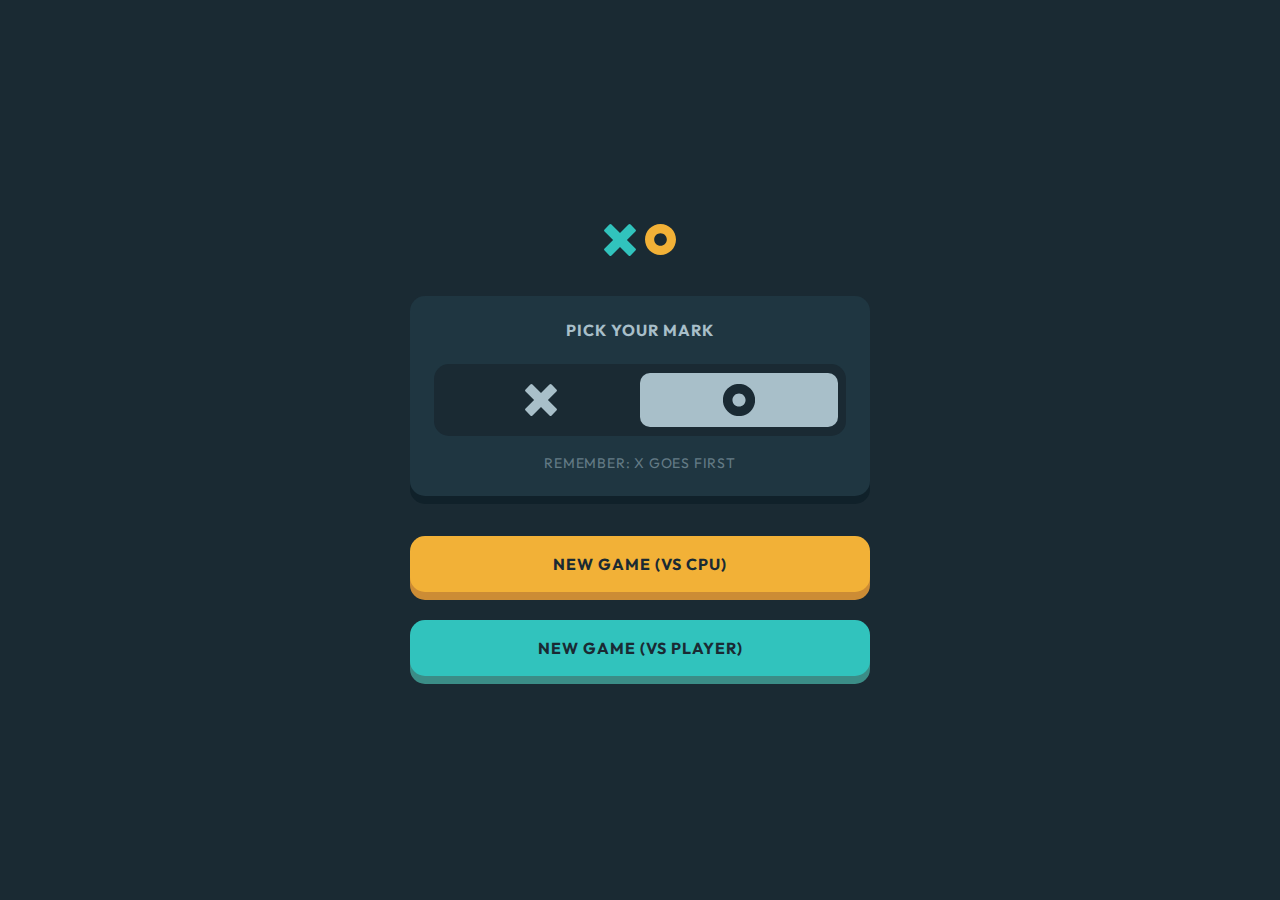
<file: index.html>
<!DOCTYPE html>

<html>
  <head>
    <meta charset="utf-8" />
    <meta http-equiv="X-UA-Compatible" content="IE=edge" />
    <title>Tic Tac Toe</title>
    <meta name="description" content="" />
    <meta name="viewport" content="width=device-width, initial-scale=1" />
    <link rel="stylesheet" href="./scss/styles.css" />
    <link rel="preconnect" href="https://fonts.googleapis.com" />
    <link rel="preconnect" href="https://fonts.gstatic.com" crossorigin />
    <link
      href="https://fonts.googleapis.com/css2?family=Outfit:wght@500;700&display=swap"
      rel="stylesheet"
    />
  </head>
  <body>
    <main class="new-game-menu-container">
      <section class="logo">
        <div class="x"></div>
        <div class="zero"></div>
      </section>

      <section class="mark-picking-container">
        <h4>Pick your mark</h4>
        <div class="mark-picking-subcontainer">
          <label class="picker" for="mark-picker">
            <input type="checkbox" id="mark-picker" />
            <div class="picker-subcontainer">
              <div class="picker-x">
                <div class="x-icon"></div>
              </div>
              <div class="picker-zero active">
                <div class="zero-icon active"></div>
              </div>
            </div>
          </label>
        </div>
        <p>Remember: X goes first</p>
      </section>

      <section class="new-game-buttons">
        <!-- <button class="button cpu">
          <a href="html/game.html">New Game (vs CPU)</a>
        </button> -->
        <button class="button cpu">New Game (vs CPU)</button>
        <button class="button multiplayer">New Game (vs player)</button>
      </section>
    </main>

    <header class="game-header">
      <section class="logo">
        <div class="x"></div>
        <div class="zero"></div>
      </section>
      <button class="turn">
        <div class="x-silver" data-turn-icon></div>
        <p>turn</p>
      </button>
      <button class="btn-restart">
        <div class="icon-restart"></div>
      </button>
    </header>

    <main class="game-container">
      <section class="main-grid" id="main-grid">
        <div class="square square-1">
          <div class="square-icon 1" data-cell></div>
        </div>
        <div class="square square-2">
          <div class="square-icon 2" data-cell></div>
        </div>
        <div class="square square-3">
          <div class="square-icon 3" data-cell></div>
        </div>
        <div class="square square-4">
          <div class="square-icon 4" data-cell></div>
        </div>
        <div class="square square-5">
          <div class="square-icon 5" data-cell></div>
        </div>
        <div class="square square-6">
          <div class="square-icon 6" data-cell></div>
        </div>
        <div class="square square-7">
          <div class="square-icon 7" data-cell></div>
        </div>
        <div class="square square-8">
          <div class="square-icon 8" data-cell></div>
        </div>
        <div class="square square-9">
          <div class="square-icon 9" data-cell></div>
        </div>
      </section>

      <section class="score-container">
        <div class="score personal-victories">
          <p>x (you)</p>
          <h3 class="win-number">0</h3>
        </div>
        <div class="score ties">
          <p>ties</p>
          <h3 class="tie-number">0</h3>
        </div>
        <div class="score cpu-victories">
          <p>o (cpu)</p>
          <h3 class="loss-number">0</h3>
        </div>
      </section>
    </main>

    <section class="modal-container game-over-container">
      <div class="modal modal-game-over">
        <div class="modal-heading-container">
          <div class="winning-message-icon"></div>
          <h2 class="modal-heading">TAKES THE ROUND!</h2>
        </div>
        <div class="btn-container">
          <button class="btn btn-quit">
            <a href="../index.html">QUIT</a>
          </button>
          <button class="btn btn-next-round">NEXT ROUND</button>
        </div>
      </div>
    </section>

    <section class="modal-container restart-container">
      <div class="modal modal-game-over">
        <h2 class="modal-heading restart-heading">RESTART GAME?</h2>
        <div class="btn-container">
          <button class="btn btn-cancel">NO, CANCEL</button>
          <button class="btn btn-restart-modal">YES, RESTART</button>
        </div>
      </div>
    </section>

    <script src="../js/index.js" async defer></script>
  </body>
</html>
</file>
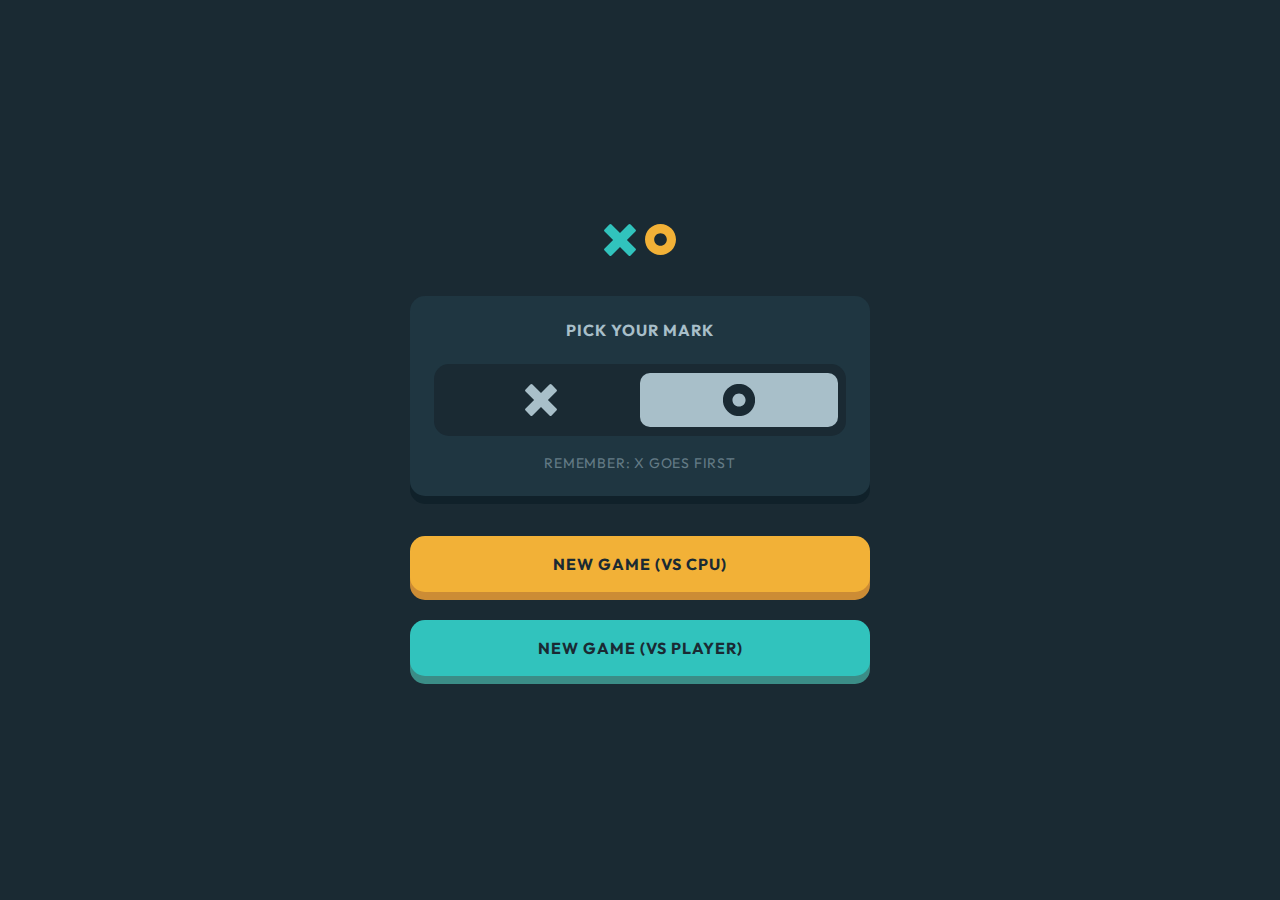
<file: index-old.html>
<!DOCTYPE html>

<html>
  <head>
    <meta charset="utf-8" />
    <meta http-equiv="X-UA-Compatible" content="IE=edge" />
    <title>Tic Tac Toe</title>
    <meta name="description" content="" />
    <meta name="viewport" content="width=device-width, initial-scale=1" />
    <link rel="stylesheet" href="./scss/styles-home.css" />
    <link rel="preconnect" href="https://fonts.googleapis.com" />
    <link rel="preconnect" href="https://fonts.gstatic.com" crossorigin />
    <link
      href="https://fonts.googleapis.com/css2?family=Outfit:wght@500;700&display=swap"
      rel="stylesheet"
    />
  </head>
  <body>
    <main class="new-game-menu-container">
      <section class="logo">
        <div class="x"></div>
        <div class="zero"></div>
      </section>

      <section class="mark-picking-container">
        <h4>Pick your mark</h4>
        <div class="mark-picking-subcontainer">
          <label class="picker" for="mark-picker">
            <input type="checkbox" id="mark-picker" />
            <div class="picker-subcontainer">
              <div class="picker-x">
                <div class="x-icon"></div>
              </div>
              <div class="picker-zero active">
                <div class="zero-icon active"></div>
              </div>
            </div>
          </label>
        </div>
        <p>Remember: X goes first</p>
      </section>

      <section class="new-game-buttons">
        <button class="button cpu">
          <a href="html/game.html">New Game (vs CPU)</a>
        </button>
        <button class="button multiplayer">New Game (vs player)</button>
      </section>
    </main>

    <!-- <script src="../js/index.js" async defer></script> -->
    <script src="../js/game.js" async defer></script>
  </body>
</html>
</file>
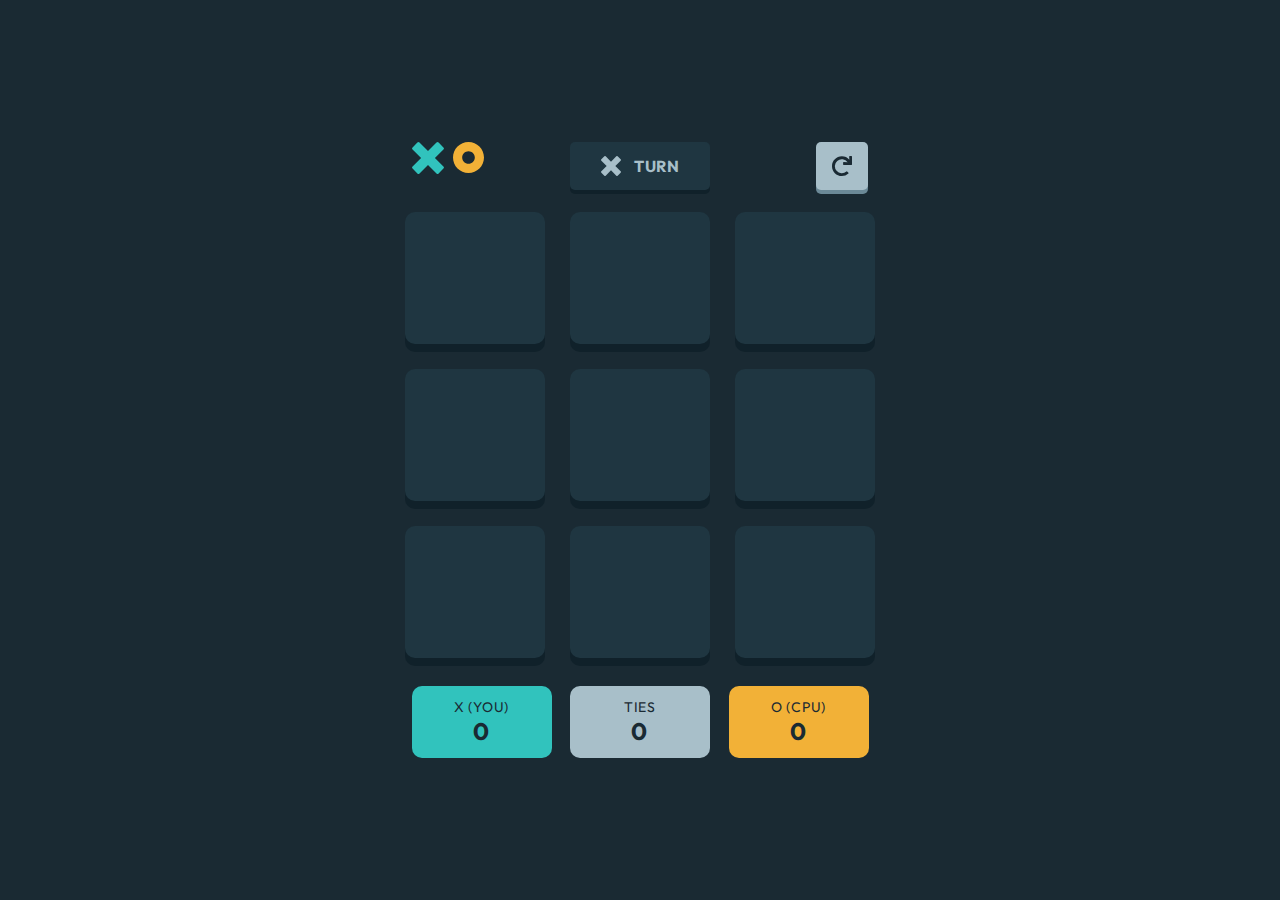
<file: html/game.html>
<!DOCTYPE html>
<html>
  <head>
    <meta charset="utf-8" />
    <meta http-equiv="X-UA-Compatible" content="IE=edge" />
    <title>Game</title>
    <meta name="description" content="" />
    <meta name="viewport" content="width=device-width, initial-scale=1" />
    <link rel="stylesheet" href="../scss/styles-game.css" />
    <link rel="preconnect" href="https://fonts.googleapis.com" />
    <link rel="preconnect" href="https://fonts.gstatic.com" crossorigin />
    <link
      href="https://fonts.googleapis.com/css2?family=Outfit:wght@500;700&display=swap"
      rel="stylesheet"
    />
  </head>
  <body>
    <header>
      <section class="logo">
        <div class="x"></div>
        <div class="zero"></div>
      </section>
      <button class="turn">
        <div class="x-silver" data-turn-icon></div>
        <p>turn</p>
      </button>
      <button class="btn-restart">
        <div class="icon-restart"></div>
      </button>
    </header>
    <main>
      <section class="main-grid" id="main-grid">
        <div class="square square-1">
          <div class="square-icon" data-cell></div>
        </div>
        <div class="square square-2">
          <div class="square-icon" data-cell></div>
        </div>
        <div class="square square-3">
          <div class="square-icon" data-cell></div>
        </div>
        <div class="square square-4">
          <div class="square-icon" data-cell></div>
        </div>
        <div class="square square-5">
          <div class="square-icon" data-cell></div>
        </div>
        <div class="square square-6">
          <div class="square-icon" data-cell></div>
        </div>
        <div class="square square-7">
          <div class="square-icon" data-cell></div>
        </div>
        <div class="square square-8">
          <div class="square-icon" data-cell></div>
        </div>
        <div class="square square-9">
          <div class="square-icon" data-cell></div>
        </div>
      </section>

      <section class="score-container">
        <div class="score personal-victories">
          <p>x (you)</p>
          <h3 class="win-number">0</h3>
        </div>
        <div class="score ties">
          <p>ties</p>
          <h3 class="tie-number">0</h3>
        </div>
        <div class="score cpu-victories">
          <p>o (cpu)</p>
          <h3 class="loss-number">0</h3>
        </div>
      </section>
    </main>

    <!-- game over modal -->
    <section class="modal-container game-over-container">
      <div class="modal modal-game-over">
        <!-- <p class="modal-paragraph">YOU WON!</p> -->
        <div class="modal-heading-container">
          <div class="winning-message-icon"></div>
          <h2 class="modal-heading">TAKES THE ROUND!</h2>
        </div>
        <div class="btn-container">
          <button class="btn btn-quit">
            <a href="../index.html">QUIT</a>
          </button>
          <button class="btn btn-next-round">NEXT ROUND</button>
        </div>
      </div>
    </section>

    <!-- restart modal -->
    <section class="modal-container restart-container">
      <div class="modal modal-game-over">
        <h2 class="modal-heading restart-heading">RESTART GAME?</h2>
        <div class="btn-container">
          <button class="btn btn-cancel">NO, CANCEL</button>
          <button class="btn btn-restart-modal">YES, RESTART</button>
        </div>
      </div>
    </section>

    <script src="../js/game.js" async defer></script>
    <!-- <script src="../js/index.js" async defer></script> -->
  </body>
</html>
</file>
<file: scss/styles.css>
*,
*::before,
*::after {
  padding: 0;
  margin: 0;
  -webkit-box-sizing: border-box;
          box-sizing: border-box;
}

html {
  font-size: 62.5%;
  font-family: "Outfit", sans-serif;
  scroll-behavior: smooth;
  overflow-x: hidden;
  position: relative;
}

body {
  background: #1a2a33;
}

h1,
h2,
h3,
p,
a,
button,
ul,
li,
input,
::-webkit-input-placeholder {
  font-family: "Outfit", sans-serif;
}

h1,
h2,
h3,
p,
a,
button,
ul,
li,
input,
:-ms-input-placeholder {
  font-family: "Outfit", sans-serif;
}

h1,
h2,
h3,
p,
a,
button,
ul,
li,
input,
::-ms-input-placeholder {
  font-family: "Outfit", sans-serif;
}

h1,
h2,
h3,
p,
a,
button,
ul,
li,
input,
::placeholder {
  font-family: "Outfit", sans-serif;
}

h1 {
  font-size: 4rem;
  letter-spacing: 0.25rem;
}

h2 {
  font-size: 2.4rem;
  letter-spacing: 0.15rem;
}

h3 {
  font-size: 2rem;
  letter-spacing: 0.125rem;
}

h4 {
  font-size: 1.6rem;
  letter-spacing: 0.1rem;
}

p {
  font-size: 1.4rem;
  letter-spacing: 0.08rem;
}

ul {
  list-style-type: none;
  margin: 0;
  padding: 0;
}

a {
  color: inherit;
  text-decoration: none;
}

input,
button {
  cursor: pointer;
}

button {
  border: 0;
}

input[type="text"]::-webkit-search-decoration,
input[type="text"]::-webkit-search-cancel-button,
input[type="text"]::-webkit-search-results-button,
input[type="text"]::-webkit-search-results-decoration {
  -webkit-appearance: none;
}

input[type="number"]::-webkit-search-decoration,
input[type="number"]::-webkit-search-cancel-button,
input[type="number"]::-webkit-search-results-button,
input[type="number"]::-webkit-search-results-decoration {
  -webkit-appearance: none;
}

input::-webkit-outer-spin-button,
input::-webkit-inner-spin-button {
  -webkit-appearance: none;
  margin: 0;
}

.hide-for-mobile {
  display: none;
}

.hide {
  display: none;
}

body {
  display: -webkit-box;
  display: -ms-flexbox;
  display: flex;
  -webkit-box-pack: center;
      -ms-flex-pack: center;
          justify-content: center;
  -webkit-box-align: center;
      -ms-flex-align: center;
          align-items: center;
  min-height: 100vh;
}

body main {
  min-width: 32.7rem;
}

body main .logo {
  display: -webkit-box;
  display: -ms-flexbox;
  display: flex;
  -webkit-box-pack: center;
      -ms-flex-pack: center;
          justify-content: center;
  -webkit-box-align: center;
      -ms-flex-align: center;
          align-items: center;
  gap: 0.9rem;
  margin-bottom: 3.2rem;
}

body main .logo .x {
  background-image: url("../assets/icon-x.svg");
  position: relative;
  background-size: contain;
  background-repeat: no-repeat;
  background-position: center;
  height: 3.2rem;
  width: 3.2rem;
}

body main .logo .zero {
  background-image: url("../assets/icon-o.svg");
  position: relative;
  background-size: contain;
  background-repeat: no-repeat;
  background-position: center;
  height: 3.174rem;
  width: 3.174rem;
}

body main .mark-picking-container {
  background-color: #1f3641;
  border-radius: 15px;
  text-align: center;
  padding: 2.4rem;
  -webkit-box-shadow: 0 8px #10212a;
          box-shadow: 0 8px #10212a;
  margin-bottom: 4rem;
}

body main .mark-picking-container h4 {
  color: #a8bfc9;
  text-transform: uppercase;
  margin-bottom: 2.4rem;
}

body main .mark-picking-container .mark-picking-subcontainer .picker {
  position: relative;
  display: inline-block;
  width: 100%;
  height: 7.2rem;
}

body main .mark-picking-container .mark-picking-subcontainer .picker input {
  opacity: 0;
  width: 0;
  height: 0;
}

body main .mark-picking-container .mark-picking-subcontainer .picker .picker-subcontainer {
  position: absolute;
  cursor: pointer;
  top: 0;
  left: 0;
  right: 0;
  bottom: 0;
  background-color: #1a2a33;
  border-radius: 15px;
  padding: 0.9rem 0.8rem;
  display: -webkit-box;
  display: -ms-flexbox;
  display: flex;
}

body main .mark-picking-container .mark-picking-subcontainer .picker .picker-subcontainer .picker-x {
  height: 5.4rem;
  width: 13.2rem;
  background-color: transparent;
  border-radius: 10px;
  left: 0;
}

body main .mark-picking-container .mark-picking-subcontainer .picker .picker-subcontainer .picker-x .x-icon {
  background-image: url("../assets/icon-x-silver.svg");
  position: relative;
  background-size: contain;
  background-repeat: no-repeat;
  background-position: center;
  height: 3.2rem;
  width: 3.2rem;
  margin: 0 auto;
  top: 20%;
}

body main .mark-picking-container .mark-picking-subcontainer .picker .picker-subcontainer .picker-x .x-icon.active {
  background-image: url("../assets/icon-x-transparent.svg");
}

body main .mark-picking-container .mark-picking-subcontainer .picker .picker-subcontainer .picker-x.active {
  background-color: #a8bfc9;
}

body main .mark-picking-container .mark-picking-subcontainer .picker .picker-subcontainer .picker-zero {
  height: 5.4rem;
  width: 13.2rem;
  background-color: transparent;
  border-radius: 10px;
  left: 0;
}

body main .mark-picking-container .mark-picking-subcontainer .picker .picker-subcontainer .picker-zero .zero-icon {
  background-image: url("../assets/icon-o-silver.svg");
  position: relative;
  background-size: contain;
  background-repeat: no-repeat;
  background-position: center;
  height: 3.174rem;
  width: 3.174rem;
  margin: 0 auto;
  top: 20%;
}

body main .mark-picking-container .mark-picking-subcontainer .picker .picker-subcontainer .picker-zero .zero-icon.active {
  background-image: url("../assets/icon-o-transparent.svg");
}

body main .mark-picking-container .mark-picking-subcontainer .picker .picker-subcontainer .picker-zero.active {
  background-color: #a8bfc9;
}

body main .mark-picking-container p {
  color: #a8bfc9;
  opacity: 0.5;
  text-transform: uppercase;
  margin-top: 1.8rem;
}

body main .new-game-buttons {
  display: -webkit-box;
  display: -ms-flexbox;
  display: flex;
  -webkit-box-orient: vertical;
  -webkit-box-direction: normal;
      -ms-flex-direction: column;
          flex-direction: column;
  -webkit-box-pack: center;
      -ms-flex-pack: center;
          justify-content: center;
  -webkit-box-align: center;
      -ms-flex-align: center;
          align-items: center;
  gap: 2.4rem;
}

body main .new-game-buttons .button {
  width: 100%;
  font-size: 1.6rem;
  text-transform: uppercase;
  border-radius: 15px;
  height: 5.6rem;
  letter-spacing: 0.1rem;
  color: #1a2a33;
  font-weight: bold;
}

body main .new-game-buttons .cpu {
  background-color: #f2b137;
  -webkit-box-shadow: 0 8px #cc8c35;
          box-shadow: 0 8px #cc8c35;
}

body main .new-game-buttons .multiplayer {
  background-color: #31c3bd;
  -webkit-box-shadow: 0 8px #3b8d87;
          box-shadow: 0 8px #3b8d87;
}

body main.hide {
  display: none;
}

body.show {
  width: 100vw;
  height: 100vh;
  display: -ms-grid;
  display: grid;
  -webkit-box-pack: center;
      -ms-flex-pack: center;
          justify-content: center;
  -ms-flex-line-pack: start;
      align-content: start;
  gap: 6.8rem;
}

body header {
  min-width: 32.7rem;
  padding: 2.4rem 0;
  max-height: 4rem;
  display: -webkit-box;
  display: -ms-flexbox;
  display: flex;
  -webkit-box-pack: justify;
      -ms-flex-pack: justify;
          justify-content: space-between;
  -webkit-box-align: start;
      -ms-flex-align: start;
          align-items: start;
  margin: 0 auto;
  display: none;
}

body header .logo {
  display: -webkit-box;
  display: -ms-flexbox;
  display: flex;
  -webkit-box-pack: center;
      -ms-flex-pack: center;
          justify-content: center;
  -webkit-box-align: center;
      -ms-flex-align: center;
          align-items: center;
  gap: 0.9rem;
  margin-bottom: 3.2rem;
}

body header .logo .x {
  background-image: url("../assets/icon-x.svg");
  position: relative;
  background-size: contain;
  background-repeat: no-repeat;
  background-position: center;
  height: 3.2rem;
  width: 3.2rem;
}

body header .logo .zero {
  background-image: url("../assets/icon-o.svg");
  position: relative;
  background-size: contain;
  background-repeat: no-repeat;
  background-position: center;
  height: 3.174rem;
  width: 3.174rem;
}

body header .turn {
  height: 3.6rem;
  width: 9.6rem;
  background-color: #1f3641;
  border-radius: 5px;
  text-transform: uppercase;
  color: #a8bfc9;
  -webkit-box-shadow: 0 4px #10212a;
          box-shadow: 0 4px #10212a;
  display: -webkit-box;
  display: -ms-flexbox;
  display: flex;
  -webkit-box-pack: justify;
      -ms-flex-pack: justify;
          justify-content: space-between;
  -webkit-box-align: center;
      -ms-flex-align: center;
          align-items: center;
  padding: 1rem 1.5rem;
  margin-left: -3rem;
}

body header .turn p {
  font-weight: bold;
}

body header .turn .x-silver {
  background-image: url("../assets/icon-x-silver.svg");
  position: relative;
  background-size: contain;
  background-repeat: no-repeat;
  background-position: center;
  height: 1.6rem;
  width: 1.6rem;
}

body header .turn .circle-silver {
  background-image: url("../assets/icon-o-silver.svg");
  position: relative;
  background-size: contain;
  background-repeat: no-repeat;
  background-position: center;
  height: 1.6rem;
  width: 1.6rem;
}

body header .btn-restart {
  height: 3.6rem;
  width: 4rem;
  background-color: #a8bfc9;
  border-radius: 5px;
  -webkit-box-shadow: 0 4px #6b8997;
          box-shadow: 0 4px #6b8997;
  display: -webkit-box;
  display: -ms-flexbox;
  display: flex;
  -webkit-box-pack: center;
      -ms-flex-pack: center;
          justify-content: center;
  -webkit-box-align: center;
      -ms-flex-align: center;
          align-items: center;
}

body header .btn-restart .icon-restart {
  background-image: url("../assets/icon-restart-dark-navy.svg");
  position: relative;
  background-size: contain;
  background-repeat: no-repeat;
  background-position: center;
  height: 1.538rem;
  width: 1.538rem;
}

body header.show {
  display: -webkit-box;
  display: -ms-flexbox;
  display: flex;
}

body .game-container {
  display: none;
  min-width: 32.7rem;
  margin: 0 auto;
}

body .game-container .main-grid.x .square .square-icon:not(.x):not(.circle):hover {
  background-image: url("../assets/icon-x-outline.svg");
  position: relative;
  background-size: contain;
  background-repeat: no-repeat;
  background-position: center;
  height: 4rem;
  width: 4rem;
}

body .game-container .main-grid.circle .square .square-icon:not(.x):not(.circle):hover {
  background-image: url("../assets/icon-o-outline.svg");
  position: relative;
  background-size: contain;
  background-repeat: no-repeat;
  background-position: center;
  height: 4rem;
  width: 4rem;
}

body .game-container .main-grid {
  display: -ms-grid;
  display: grid;
  -ms-grid-columns: 1fr 1fr 1fr;
      grid-template-columns: 1fr 1fr 1fr;
  -ms-grid-rows: 1fr 1fr 1fr;
      grid-template-rows: 1fr 1fr 1fr;
  -webkit-box-pack: center;
      -ms-flex-pack: center;
          justify-content: center;
  gap: 2rem;
  margin-bottom: 2.8rem;
}

body .game-container .main-grid .square {
  height: 8.8rem;
  width: 9.6rem;
  background-color: #1f3641;
  -webkit-box-shadow: 0 8px #10212a;
          box-shadow: 0 8px #10212a;
  border-radius: 10px;
  display: -webkit-box;
  display: -ms-flexbox;
  display: flex;
  -webkit-box-pack: center;
      -ms-flex-pack: center;
          justify-content: center;
  -webkit-box-align: center;
      -ms-flex-align: center;
          align-items: center;
  cursor: pointer;
}

body .game-container .main-grid .square .x,
body .game-container .main-grid .square .circle {
  cursor: not-allowed;
}

body .game-container .main-grid .square .square-icon {
  position: relative;
  background-size: contain;
  background-repeat: no-repeat;
  background-position: center;
  height: 4rem;
  width: 4rem;
}

body .game-container .main-grid .square .square-icon.x {
  background-image: url("../assets/icon-x.svg");
}

body .game-container .main-grid .square .square-icon.circle {
  background-image: url("../assets/icon-o.svg");
}

body .game-container .score-container {
  display: -webkit-box;
  display: -ms-flexbox;
  display: flex;
  -webkit-box-pack: justify;
      -ms-flex-pack: justify;
          justify-content: space-between;
  -webkit-box-align: center;
      -ms-flex-align: center;
          align-items: center;
  width: 100%;
}

body .game-container .score-container .score {
  width: 9.6rem;
  height: 6.4rem;
  border-radius: 10px;
  display: -webkit-box;
  display: -ms-flexbox;
  display: flex;
  -webkit-box-orient: vertical;
  -webkit-box-direction: normal;
      -ms-flex-direction: column;
          flex-direction: column;
  -webkit-box-pack: center;
      -ms-flex-pack: center;
          justify-content: center;
  -webkit-box-align: center;
      -ms-flex-align: center;
          align-items: center;
  color: #1a2a33;
}

body .game-container .score-container .score p {
  font-size: 1.4rem;
  text-transform: uppercase;
}

body .game-container .score-container .personal-victories {
  background-color: #31c3bd;
}

body .game-container .score-container .ties {
  background-color: #a8bfc9;
}

body .game-container .score-container .cpu-victories {
  background-color: #f2b137;
}

body .game-container.show {
  display: block;
}

body .modal-container {
  display: none;
  position: fixed;
  left: 0;
  width: 100vw;
  height: 100vh;
  background-color: rgba(0, 0, 0, 0.4);
  -webkit-box-pack: center;
      -ms-flex-pack: center;
          justify-content: center;
  -webkit-box-align: center;
      -ms-flex-align: center;
          align-items: center;
}

body .modal-container.show {
  display: -webkit-box;
  display: -ms-flexbox;
  display: flex;
}

body .game-over-container .modal {
  margin-bottom: 14rem;
  padding-top: 3.3rem;
  padding-bottom: 4.1rem;
  background-color: #1f3641;
  width: 100%;
}

body .game-over-container .modal .modal-paragraph {
  color: #a8bfc9;
  text-align: center;
  margin-bottom: 2rem;
}

body .game-over-container .modal .modal-heading-container {
  display: -webkit-box;
  display: -ms-flexbox;
  display: flex;
  -webkit-box-pack: center;
      -ms-flex-pack: center;
          justify-content: center;
  -webkit-box-align: center;
      -ms-flex-align: center;
          align-items: center;
  gap: 0.9rem;
  margin-bottom: 3rem;
}

body .game-over-container .modal .modal-heading-container .winning-message {
  position: relative;
  background-size: contain;
  background-repeat: no-repeat;
  background-position: center;
  height: 2.8rem;
  width: 2.8rem;
}

body .game-over-container .modal .modal-heading-container .winning-message-icon.x {
  background-image: url("../assets/icon-x.svg");
  position: relative;
  background-size: contain;
  background-repeat: no-repeat;
  background-position: center;
  height: 2.8rem;
  width: 2.8rem;
}

body .game-over-container .modal .modal-heading-container .winning-message-icon.circle {
  background-image: url("../assets/icon-o.svg");
  position: relative;
  background-size: contain;
  background-repeat: no-repeat;
  background-position: center;
  height: 2.8rem;
  width: 2.8rem;
}

body .game-over-container .modal .modal-heading-container .modal-heading {
  letter-spacing: 0.15rem;
  text-align: center;
}

body .game-over-container .modal .modal-heading-container .modal-heading.x {
  color: #31c3bd;
}

body .game-over-container .modal .modal-heading-container .modal-heading.circle {
  color: #f2b137;
}

body .game-over-container .modal .btn-container {
  display: -webkit-box;
  display: -ms-flexbox;
  display: flex;
  -webkit-box-pack: center;
      -ms-flex-pack: center;
          justify-content: center;
  -webkit-box-align: center;
      -ms-flex-align: center;
          align-items: center;
  gap: 1.6rem;
}

body .game-over-container .modal .btn-container .btn {
  color: #1a2a33;
  text-transform: uppercase;
  font-size: 1.6rem;
  padding: 1.8rem;
  border-radius: 10px;
}

body .game-over-container .modal .btn-container .btn-quit {
  background-color: #a8bfc9;
  -webkit-box-shadow: 0 4px #6b8997;
          box-shadow: 0 4px #6b8997;
  min-width: 7.6rem;
}

body .game-over-container .modal .btn-container .btn-next-round {
  background-color: #f2b137;
  -webkit-box-shadow: 0 4px #cc8c35;
          box-shadow: 0 4px #cc8c35;
  min-width: 14.6rem;
}

body .restart-container {
  height: 100vh;
}

body .restart-container .modal {
  margin-bottom: 14rem;
  padding-top: 5.4rem;
  padding-bottom: 5.8rem;
  background-color: #1f3641;
  width: 100%;
}

body .restart-container .modal .modal-heading {
  letter-spacing: 0.15rem;
  color: #a8bfc9;
  text-align: center;
  margin-bottom: 3rem;
}

body .restart-container .modal .btn-container {
  display: -webkit-box;
  display: -ms-flexbox;
  display: flex;
  -webkit-box-pack: center;
      -ms-flex-pack: center;
          justify-content: center;
  -webkit-box-align: center;
      -ms-flex-align: center;
          align-items: center;
  gap: 1.6rem;
}

body .restart-container .modal .btn-container .btn {
  color: #1a2a33;
  text-transform: uppercase;
  font-size: 1.6rem;
  padding: 1.8rem;
  border-radius: 10px;
}

body .restart-container .modal .btn-container .btn-cancel {
  background-color: #a8bfc9;
  -webkit-box-shadow: 0 4px #6b8997;
          box-shadow: 0 4px #6b8997;
  min-width: 7.6rem;
}

body .restart-container .modal .btn-container .btn-restart-modal {
  background-color: #f2b137;
  -webkit-box-shadow: 0 4px #cc8c35;
          box-shadow: 0 4px #cc8c35;
  min-width: 14.6rem;
}

body .restart-container.show {
  display: -webkit-box;
  display: -ms-flexbox;
  display: flex;
}

@media (min-width: 768px) {
  body main {
    width: 46rem;
  }
  body main .logo {
    margin-bottom: 4rem;
  }
  body main .new-game-buttons {
    gap: 2.8rem;
  }
  body main .mark-picking-container .mark-picking-subcontainer .picker .picker-subcontainer .picker-x {
    width: 19.8rem;
  }
  body main .mark-picking-container .mark-picking-subcontainer .picker .picker-subcontainer .picker-zero {
    width: 19.8rem;
  }
}

@media (min-width: 768px) {
  body {
    -ms-flex-line-pack: center;
        align-content: center;
    gap: 3rem;
  }
  body header {
    width: 45.7rem;
    padding: 0;
  }
  body header .turn {
    height: 4.8rem;
    width: 14rem;
    -webkit-box-pack: center;
        -ms-flex-pack: center;
            justify-content: center;
    -webkit-box-align: center;
        -ms-flex-align: center;
            align-items: center;
    gap: 1.3rem;
    margin: 0;
    margin-left: -2rem;
  }
  body header .turn p {
    font-size: 1.6rem;
  }
  body header .turn .x-silver {
    height: 2rem;
    width: 2rem;
  }
  body header .btn-restart {
    height: 4.8rem;
    width: 5.2rem;
  }
  body header .btn-restart .icon-restart {
    height: 2rem;
    width: 2rem;
  }
  body .game-container {
    width: 45.7rem;
  }
  body .game-container .main-grid {
    gap: 2.5rem;
    margin-bottom: 2.8rem;
  }
  body .game-container .main-grid .square {
    height: 13.2rem;
    width: 14rem;
  }
  body .game-container .main-grid .square .x-game {
    height: 6.4rem;
    width: 6.4rem;
  }
  body .game-container .main-grid .square .x-game-outline {
    height: 6.4rem;
    width: 6.4rem;
  }
  body .game-container .main-grid .square .zero-game {
    height: 6.4rem;
    width: 6.4rem;
  }
  body .game-container .main-grid .square .zero-game-outline {
    height: 6.4rem;
    width: 6.4rem;
  }
  body .game-container .score-container .score {
    width: 14rem;
    height: 7.2rem;
  }
  body .game-container .score-container .score h3 {
    font-size: 2.4rem;
  }
  body .game-over-container .modal {
    margin-bottom: 0;
    padding-top: 3.5rem;
    padding-bottom: 3.5rem;
  }
  body .game-over-container .modal .modal-paragraph {
    margin-bottom: 3rem;
  }
  body .game-over-container .modal .modal-heading-container {
    margin-bottom: 3rem;
    gap: 2.5rem;
  }
  body .game-over-container .modal .modal-heading-container .x-modal {
    height: 6.4rem;
    width: 6.4rem;
  }
  body .game-over-container .modal .modal-heading-container .modal-heading {
    font-size: 4rem;
  }
  body .restart-container {
    height: 100vh;
  }
  body .restart-container .modal {
    margin-bottom: 0rem;
    padding-top: 6.2rem;
    padding-bottom: 5.8rem;
  }
  body .restart-container .modal .modal-heading {
    font-size: 4rem;
    margin-bottom: 4rem;
  }
  body .restart-container .modal .btn-container {
    gap: 1.6rem;
  }
  body .restart-container .modal .btn-container .btn {
    font-size: 1.6rem;
    padding: 1.8rem;
    border-radius: 10px;
  }
}
/*# sourceMappingURL=styles.css.map */
</file>
<file: scss/styles-home.css>
*,
*::before,
*::after {
  padding: 0;
  margin: 0;
  -webkit-box-sizing: border-box;
          box-sizing: border-box;
}

html {
  font-size: 62.5%;
  font-family: "Outfit", sans-serif;
  scroll-behavior: smooth;
  overflow-x: hidden;
  position: relative;
}

body {
  background: #1a2a33;
}

h1,
h2,
h3,
p,
a,
button,
ul,
li,
input,
::-webkit-input-placeholder {
  font-family: "Outfit", sans-serif;
}

h1,
h2,
h3,
p,
a,
button,
ul,
li,
input,
:-ms-input-placeholder {
  font-family: "Outfit", sans-serif;
}

h1,
h2,
h3,
p,
a,
button,
ul,
li,
input,
::-ms-input-placeholder {
  font-family: "Outfit", sans-serif;
}

h1,
h2,
h3,
p,
a,
button,
ul,
li,
input,
::placeholder {
  font-family: "Outfit", sans-serif;
}

h1 {
  font-size: 4rem;
  letter-spacing: 0.25rem;
}

h2 {
  font-size: 2.4rem;
  letter-spacing: 0.15rem;
}

h3 {
  font-size: 2rem;
  letter-spacing: 0.125rem;
}

h4 {
  font-size: 1.6rem;
  letter-spacing: 0.1rem;
}

p {
  font-size: 1.4rem;
  letter-spacing: 0.08rem;
}

ul {
  list-style-type: none;
  margin: 0;
  padding: 0;
}

a {
  color: inherit;
  text-decoration: none;
}

input,
button {
  cursor: pointer;
}

button {
  border: 0;
}

input[type="text"]::-webkit-search-decoration,
input[type="text"]::-webkit-search-cancel-button,
input[type="text"]::-webkit-search-results-button,
input[type="text"]::-webkit-search-results-decoration {
  -webkit-appearance: none;
}

input[type="number"]::-webkit-search-decoration,
input[type="number"]::-webkit-search-cancel-button,
input[type="number"]::-webkit-search-results-button,
input[type="number"]::-webkit-search-results-decoration {
  -webkit-appearance: none;
}

input::-webkit-outer-spin-button,
input::-webkit-inner-spin-button {
  -webkit-appearance: none;
  margin: 0;
}

.hide-for-mobile {
  display: none;
}

.hide {
  display: none;
}

body {
  display: -webkit-box;
  display: -ms-flexbox;
  display: flex;
  -webkit-box-pack: center;
      -ms-flex-pack: center;
          justify-content: center;
  -webkit-box-align: center;
      -ms-flex-align: center;
          align-items: center;
  min-height: 100vh;
}

body main {
  min-width: 32.7rem;
}

body main .logo {
  display: -webkit-box;
  display: -ms-flexbox;
  display: flex;
  -webkit-box-pack: center;
      -ms-flex-pack: center;
          justify-content: center;
  -webkit-box-align: center;
      -ms-flex-align: center;
          align-items: center;
  gap: 0.9rem;
  margin-bottom: 3.2rem;
}

body main .logo .x {
  background-image: url("../assets/icon-x.svg");
  position: relative;
  background-size: contain;
  background-repeat: no-repeat;
  background-position: center;
  height: 3.2rem;
  width: 3.2rem;
}

body main .logo .zero {
  background-image: url("../assets/icon-o.svg");
  position: relative;
  background-size: contain;
  background-repeat: no-repeat;
  background-position: center;
  height: 3.174rem;
  width: 3.174rem;
}

body main .mark-picking-container {
  background-color: #1f3641;
  border-radius: 15px;
  text-align: center;
  padding: 2.4rem;
  -webkit-box-shadow: 0 8px #10212a;
          box-shadow: 0 8px #10212a;
  margin-bottom: 4rem;
}

body main .mark-picking-container h4 {
  color: #a8bfc9;
  text-transform: uppercase;
  margin-bottom: 2.4rem;
}

body main .mark-picking-container .mark-picking-subcontainer .picker {
  position: relative;
  display: inline-block;
  width: 100%;
  height: 7.2rem;
}

body main .mark-picking-container .mark-picking-subcontainer .picker input {
  opacity: 0;
  width: 0;
  height: 0;
}

body main .mark-picking-container .mark-picking-subcontainer .picker .picker-subcontainer {
  position: absolute;
  cursor: pointer;
  top: 0;
  left: 0;
  right: 0;
  bottom: 0;
  background-color: #1a2a33;
  border-radius: 15px;
  padding: 0.9rem 0.8rem;
  display: -webkit-box;
  display: -ms-flexbox;
  display: flex;
}

body main .mark-picking-container .mark-picking-subcontainer .picker .picker-subcontainer .picker-x {
  height: 5.4rem;
  width: 13.2rem;
  background-color: transparent;
  border-radius: 10px;
  left: 0;
}

body main .mark-picking-container .mark-picking-subcontainer .picker .picker-subcontainer .picker-x .x-icon {
  background-image: url("../assets/icon-x-silver.svg");
  position: relative;
  background-size: contain;
  background-repeat: no-repeat;
  background-position: center;
  height: 3.2rem;
  width: 3.2rem;
  margin: 0 auto;
  top: 20%;
}

body main .mark-picking-container .mark-picking-subcontainer .picker .picker-subcontainer .picker-x .x-icon.active {
  background-image: url("../assets/icon-x-transparent.svg");
}

body main .mark-picking-container .mark-picking-subcontainer .picker .picker-subcontainer .picker-x.active {
  background-color: #a8bfc9;
}

body main .mark-picking-container .mark-picking-subcontainer .picker .picker-subcontainer .picker-zero {
  height: 5.4rem;
  width: 13.2rem;
  background-color: transparent;
  border-radius: 10px;
  left: 0;
}

body main .mark-picking-container .mark-picking-subcontainer .picker .picker-subcontainer .picker-zero .zero-icon {
  background-image: url("../assets/icon-o-silver.svg");
  position: relative;
  background-size: contain;
  background-repeat: no-repeat;
  background-position: center;
  height: 3.174rem;
  width: 3.174rem;
  margin: 0 auto;
  top: 20%;
}

body main .mark-picking-container .mark-picking-subcontainer .picker .picker-subcontainer .picker-zero .zero-icon.active {
  background-image: url("../assets/icon-o-transparent.svg");
}

body main .mark-picking-container .mark-picking-subcontainer .picker .picker-subcontainer .picker-zero.active {
  background-color: #a8bfc9;
}

body main .mark-picking-container p {
  color: #a8bfc9;
  opacity: 0.5;
  text-transform: uppercase;
  margin-top: 1.8rem;
}

body main .new-game-buttons {
  display: -webkit-box;
  display: -ms-flexbox;
  display: flex;
  -webkit-box-orient: vertical;
  -webkit-box-direction: normal;
      -ms-flex-direction: column;
          flex-direction: column;
  -webkit-box-pack: center;
      -ms-flex-pack: center;
          justify-content: center;
  -webkit-box-align: center;
      -ms-flex-align: center;
          align-items: center;
  gap: 2.4rem;
}

body main .new-game-buttons .button {
  width: 100%;
  font-size: 1.6rem;
  text-transform: uppercase;
  border-radius: 15px;
  height: 5.6rem;
  letter-spacing: 0.1rem;
  color: #1a2a33;
  font-weight: bold;
}

body main .new-game-buttons .cpu {
  background-color: #f2b137;
  -webkit-box-shadow: 0 8px #cc8c35;
          box-shadow: 0 8px #cc8c35;
}

body main .new-game-buttons .multiplayer {
  background-color: #31c3bd;
  -webkit-box-shadow: 0 8px #3b8d87;
          box-shadow: 0 8px #3b8d87;
}

@media (min-width: 768px) {
  body main {
    width: 46rem;
  }
  body main .logo {
    margin-bottom: 4rem;
  }
  body main .new-game-buttons {
    gap: 2.8rem;
  }
  body main .mark-picking-container .mark-picking-subcontainer .picker .picker-subcontainer .picker-x {
    width: 19.8rem;
  }
  body main .mark-picking-container .mark-picking-subcontainer .picker .picker-subcontainer .picker-zero {
    width: 19.8rem;
  }
}
/*# sourceMappingURL=styles-home.css.map */
</file>
<file: scss/styles-game.css>
*,
*::before,
*::after {
  padding: 0;
  margin: 0;
  -webkit-box-sizing: border-box;
          box-sizing: border-box;
}

html {
  font-size: 62.5%;
  font-family: "Outfit", sans-serif;
  scroll-behavior: smooth;
  overflow-x: hidden;
  position: relative;
}

body {
  background: #1a2a33;
}

h1,
h2,
h3,
p,
a,
button,
ul,
li,
input,
::-webkit-input-placeholder {
  font-family: "Outfit", sans-serif;
}

h1,
h2,
h3,
p,
a,
button,
ul,
li,
input,
:-ms-input-placeholder {
  font-family: "Outfit", sans-serif;
}

h1,
h2,
h3,
p,
a,
button,
ul,
li,
input,
::-ms-input-placeholder {
  font-family: "Outfit", sans-serif;
}

h1,
h2,
h3,
p,
a,
button,
ul,
li,
input,
::placeholder {
  font-family: "Outfit", sans-serif;
}

h1 {
  font-size: 4rem;
  letter-spacing: 0.25rem;
}

h2 {
  font-size: 2.4rem;
  letter-spacing: 0.15rem;
}

h3 {
  font-size: 2rem;
  letter-spacing: 0.125rem;
}

h4 {
  font-size: 1.6rem;
  letter-spacing: 0.1rem;
}

p {
  font-size: 1.4rem;
  letter-spacing: 0.08rem;
}

ul {
  list-style-type: none;
  margin: 0;
  padding: 0;
}

a {
  color: inherit;
  text-decoration: none;
}

input,
button {
  cursor: pointer;
}

button {
  border: 0;
}

input[type="text"]::-webkit-search-decoration,
input[type="text"]::-webkit-search-cancel-button,
input[type="text"]::-webkit-search-results-button,
input[type="text"]::-webkit-search-results-decoration {
  -webkit-appearance: none;
}

input[type="number"]::-webkit-search-decoration,
input[type="number"]::-webkit-search-cancel-button,
input[type="number"]::-webkit-search-results-button,
input[type="number"]::-webkit-search-results-decoration {
  -webkit-appearance: none;
}

input::-webkit-outer-spin-button,
input::-webkit-inner-spin-button {
  -webkit-appearance: none;
  margin: 0;
}

.hide-for-mobile {
  display: none;
}

.hide {
  display: none;
}

body {
  display: -ms-grid;
  display: grid;
  -ms-flex-line-pack: start;
      align-content: start;
  gap: 6.8rem;
  min-height: 100vh;
}

body header {
  min-width: 32.7rem;
  padding: 2.4rem 0;
  max-height: 4rem;
  display: -webkit-box;
  display: -ms-flexbox;
  display: flex;
  -webkit-box-pack: justify;
      -ms-flex-pack: justify;
          justify-content: space-between;
  -webkit-box-align: start;
      -ms-flex-align: start;
          align-items: start;
  margin: 0 auto;
}

body header .logo {
  display: -webkit-box;
  display: -ms-flexbox;
  display: flex;
  -webkit-box-pack: center;
      -ms-flex-pack: center;
          justify-content: center;
  -webkit-box-align: center;
      -ms-flex-align: center;
          align-items: center;
  gap: 0.9rem;
  margin-bottom: 3.2rem;
}

body header .logo .x {
  background-image: url("../assets/icon-x.svg");
  position: relative;
  background-size: contain;
  background-repeat: no-repeat;
  background-position: center;
  height: 3.2rem;
  width: 3.2rem;
}

body header .logo .zero {
  background-image: url("../assets/icon-o.svg");
  position: relative;
  background-size: contain;
  background-repeat: no-repeat;
  background-position: center;
  height: 3.174rem;
  width: 3.174rem;
}

body header .turn {
  height: 3.6rem;
  width: 9.6rem;
  background-color: #1f3641;
  border-radius: 5px;
  text-transform: uppercase;
  color: #a8bfc9;
  -webkit-box-shadow: 0 4px #10212a;
          box-shadow: 0 4px #10212a;
  display: -webkit-box;
  display: -ms-flexbox;
  display: flex;
  -webkit-box-pack: justify;
      -ms-flex-pack: justify;
          justify-content: space-between;
  -webkit-box-align: center;
      -ms-flex-align: center;
          align-items: center;
  padding: 1rem 1.5rem;
  margin-left: -3rem;
}

body header .turn p {
  font-weight: bold;
}

body header .turn .x-silver {
  background-image: url("../assets/icon-x-silver.svg");
  position: relative;
  background-size: contain;
  background-repeat: no-repeat;
  background-position: center;
  height: 1.6rem;
  width: 1.6rem;
}

body header .btn-restart {
  height: 3.6rem;
  width: 4rem;
  background-color: #a8bfc9;
  border-radius: 5px;
  -webkit-box-shadow: 0 4px #6b8997;
          box-shadow: 0 4px #6b8997;
  display: -webkit-box;
  display: -ms-flexbox;
  display: flex;
  -webkit-box-pack: center;
      -ms-flex-pack: center;
          justify-content: center;
  -webkit-box-align: center;
      -ms-flex-align: center;
          align-items: center;
}

body header .btn-restart .icon-restart {
  background-image: url("../assets/icon-restart-dark-navy.svg");
  position: relative;
  background-size: contain;
  background-repeat: no-repeat;
  background-position: center;
  height: 1.538rem;
  width: 1.538rem;
}

body main {
  min-width: 32.7rem;
  margin: 0 auto;
}

body main .main-grid.x .square .square-icon:not(.x):not(.circle):hover {
  background-image: url("../assets/icon-x-outline.svg");
  position: relative;
  background-size: contain;
  background-repeat: no-repeat;
  background-position: center;
  height: 4rem;
  width: 4rem;
}

body main .main-grid.circle .square .square-icon:not(.x):not(.circle):hover {
  background-image: url("../assets/icon-o-outline.svg");
  position: relative;
  background-size: contain;
  background-repeat: no-repeat;
  background-position: center;
  height: 4rem;
  width: 4rem;
}

body main .main-grid {
  display: -ms-grid;
  display: grid;
  -ms-grid-columns: 1fr 1fr 1fr;
      grid-template-columns: 1fr 1fr 1fr;
  -ms-grid-rows: 1fr 1fr 1fr;
      grid-template-rows: 1fr 1fr 1fr;
  -webkit-box-pack: center;
      -ms-flex-pack: center;
          justify-content: center;
  gap: 2rem;
  margin-bottom: 2.8rem;
}

body main .main-grid .square {
  height: 8.8rem;
  width: 9.6rem;
  background-color: #1f3641;
  -webkit-box-shadow: 0 8px #10212a;
          box-shadow: 0 8px #10212a;
  border-radius: 10px;
  display: -webkit-box;
  display: -ms-flexbox;
  display: flex;
  -webkit-box-pack: center;
      -ms-flex-pack: center;
          justify-content: center;
  -webkit-box-align: center;
      -ms-flex-align: center;
          align-items: center;
  cursor: pointer;
}

body main .main-grid .square .x,
body main .main-grid .square .circle {
  cursor: not-allowed;
}

body main .main-grid .square .square-icon {
  position: relative;
  background-size: contain;
  background-repeat: no-repeat;
  background-position: center;
  height: 4rem;
  width: 4rem;
}

body main .main-grid .square .square-icon.x {
  background-image: url("../assets/icon-x.svg");
}

body main .main-grid .square .square-icon.circle {
  background-image: url("../assets/icon-o.svg");
}

body main .score-container {
  display: -webkit-box;
  display: -ms-flexbox;
  display: flex;
  -webkit-box-pack: justify;
      -ms-flex-pack: justify;
          justify-content: space-between;
  -webkit-box-align: center;
      -ms-flex-align: center;
          align-items: center;
  width: 100%;
}

body main .score-container .score {
  width: 9.6rem;
  height: 6.4rem;
  border-radius: 10px;
  display: -webkit-box;
  display: -ms-flexbox;
  display: flex;
  -webkit-box-orient: vertical;
  -webkit-box-direction: normal;
      -ms-flex-direction: column;
          flex-direction: column;
  -webkit-box-pack: center;
      -ms-flex-pack: center;
          justify-content: center;
  -webkit-box-align: center;
      -ms-flex-align: center;
          align-items: center;
  color: #1a2a33;
}

body main .score-container .score p {
  font-size: 1.4rem;
  text-transform: uppercase;
}

body main .score-container .personal-victories {
  background-color: #31c3bd;
}

body main .score-container .ties {
  background-color: #a8bfc9;
}

body main .score-container .cpu-victories {
  background-color: #f2b137;
}

body .modal-container {
  display: none;
  position: fixed;
  left: 0;
  width: 100vw;
  height: 100vh;
  background-color: rgba(0, 0, 0, 0.4);
  -webkit-box-pack: center;
      -ms-flex-pack: center;
          justify-content: center;
  -webkit-box-align: center;
      -ms-flex-align: center;
          align-items: center;
}

body .modal-container.show {
  display: -webkit-box;
  display: -ms-flexbox;
  display: flex;
}

body .game-over-container .modal {
  margin-bottom: 14rem;
  padding-top: 3.3rem;
  padding-bottom: 4.1rem;
  background-color: #1f3641;
  width: 100%;
}

body .game-over-container .modal .modal-paragraph {
  color: #a8bfc9;
  text-align: center;
  margin-bottom: 2rem;
}

body .game-over-container .modal .modal-heading-container {
  display: -webkit-box;
  display: -ms-flexbox;
  display: flex;
  -webkit-box-pack: center;
      -ms-flex-pack: center;
          justify-content: center;
  -webkit-box-align: center;
      -ms-flex-align: center;
          align-items: center;
  gap: 0.9rem;
  margin-bottom: 3rem;
}

body .game-over-container .modal .modal-heading-container .winning-message {
  position: relative;
  background-size: contain;
  background-repeat: no-repeat;
  background-position: center;
  height: 2.8rem;
  width: 2.8rem;
}

body .game-over-container .modal .modal-heading-container .winning-message-icon.x {
  background-image: url("../assets/icon-x.svg");
  position: relative;
  background-size: contain;
  background-repeat: no-repeat;
  background-position: center;
  height: 2.8rem;
  width: 2.8rem;
}

body .game-over-container .modal .modal-heading-container .winning-message-icon.circle {
  background-image: url("../assets/icon-o.svg");
  position: relative;
  background-size: contain;
  background-repeat: no-repeat;
  background-position: center;
  height: 2.8rem;
  width: 2.8rem;
}

body .game-over-container .modal .modal-heading-container .modal-heading {
  letter-spacing: 0.15rem;
  text-align: center;
}

body .game-over-container .modal .modal-heading-container .modal-heading.x {
  color: #31c3bd;
}

body .game-over-container .modal .modal-heading-container .modal-heading.circle {
  color: #f2b137;
}

body .game-over-container .modal .btn-container {
  display: -webkit-box;
  display: -ms-flexbox;
  display: flex;
  -webkit-box-pack: center;
      -ms-flex-pack: center;
          justify-content: center;
  -webkit-box-align: center;
      -ms-flex-align: center;
          align-items: center;
  gap: 1.6rem;
}

body .game-over-container .modal .btn-container .btn {
  color: #1a2a33;
  text-transform: uppercase;
  font-size: 1.6rem;
  padding: 1.8rem;
  border-radius: 10px;
}

body .game-over-container .modal .btn-container .btn-quit {
  background-color: #a8bfc9;
  -webkit-box-shadow: 0 4px #6b8997;
          box-shadow: 0 4px #6b8997;
  min-width: 7.6rem;
}

body .game-over-container .modal .btn-container .btn-next-round {
  background-color: #f2b137;
  -webkit-box-shadow: 0 4px #cc8c35;
          box-shadow: 0 4px #cc8c35;
  min-width: 14.6rem;
}

body .restart-container {
  height: 100vh;
}

body .restart-container .modal {
  margin-bottom: 14rem;
  padding-top: 5.4rem;
  padding-bottom: 5.8rem;
  background-color: #1f3641;
  width: 100%;
}

body .restart-container .modal .modal-heading {
  letter-spacing: 0.15rem;
  color: #a8bfc9;
  text-align: center;
  margin-bottom: 3rem;
}

body .restart-container .modal .btn-container {
  display: -webkit-box;
  display: -ms-flexbox;
  display: flex;
  -webkit-box-pack: center;
      -ms-flex-pack: center;
          justify-content: center;
  -webkit-box-align: center;
      -ms-flex-align: center;
          align-items: center;
  gap: 1.6rem;
}

body .restart-container .modal .btn-container .btn {
  color: #1a2a33;
  text-transform: uppercase;
  font-size: 1.6rem;
  padding: 1.8rem;
  border-radius: 10px;
}

body .restart-container .modal .btn-container .btn-cancel {
  background-color: #a8bfc9;
  -webkit-box-shadow: 0 4px #6b8997;
          box-shadow: 0 4px #6b8997;
  min-width: 7.6rem;
}

body .restart-container .modal .btn-container .btn-restart-modal {
  background-color: #f2b137;
  -webkit-box-shadow: 0 4px #cc8c35;
          box-shadow: 0 4px #cc8c35;
  min-width: 14.6rem;
}

body .restart-container.show {
  display: -webkit-box;
  display: -ms-flexbox;
  display: flex;
}

@media (min-width: 768px) {
  body {
    -ms-flex-line-pack: center;
        align-content: center;
    gap: 3rem;
  }
  body header {
    width: 45.7rem;
    padding: 0;
  }
  body header .turn {
    height: 4.8rem;
    width: 14rem;
    -webkit-box-pack: center;
        -ms-flex-pack: center;
            justify-content: center;
    -webkit-box-align: center;
        -ms-flex-align: center;
            align-items: center;
    gap: 1.3rem;
    margin: 0;
    margin-left: -2rem;
  }
  body header .turn p {
    font-size: 1.6rem;
  }
  body header .turn .x-silver {
    height: 2rem;
    width: 2rem;
  }
  body header .btn-restart {
    height: 4.8rem;
    width: 5.2rem;
  }
  body header .btn-restart .icon-restart {
    height: 2rem;
    width: 2rem;
  }
  body main {
    width: 45.7rem;
  }
  body main .main-grid {
    gap: 2.5rem;
    margin-bottom: 2.8rem;
  }
  body main .main-grid .square {
    height: 13.2rem;
    width: 14rem;
  }
  body main .main-grid .square .x-game {
    height: 6.4rem;
    width: 6.4rem;
  }
  body main .main-grid .square .x-game-outline {
    height: 6.4rem;
    width: 6.4rem;
  }
  body main .main-grid .square .zero-game {
    height: 6.4rem;
    width: 6.4rem;
  }
  body main .main-grid .square .zero-game-outline {
    height: 6.4rem;
    width: 6.4rem;
  }
  body main .score-container .score {
    width: 14rem;
    height: 7.2rem;
  }
  body main .score-container .score h3 {
    font-size: 2.4rem;
  }
  body .game-over-container .modal {
    margin-bottom: 0;
    padding-top: 3.5rem;
    padding-bottom: 3.5rem;
  }
  body .game-over-container .modal .modal-paragraph {
    margin-bottom: 3rem;
  }
  body .game-over-container .modal .modal-heading-container {
    margin-bottom: 3rem;
    gap: 2.5rem;
  }
  body .game-over-container .modal .modal-heading-container .x-modal {
    height: 6.4rem;
    width: 6.4rem;
  }
  body .game-over-container .modal .modal-heading-container .modal-heading {
    font-size: 4rem;
  }
  body .restart-container {
    height: 100vh;
  }
  body .restart-container .modal {
    margin-bottom: 0rem;
    padding-top: 6.2rem;
    padding-bottom: 5.8rem;
  }
  body .restart-container .modal .modal-heading {
    font-size: 4rem;
    margin-bottom: 4rem;
  }
  body .restart-container .modal .btn-container {
    gap: 1.6rem;
  }
  body .restart-container .modal .btn-container .btn {
    font-size: 1.6rem;
    padding: 1.8rem;
    border-radius: 10px;
  }
}
/*# sourceMappingURL=styles-game.css.map */
</file>
